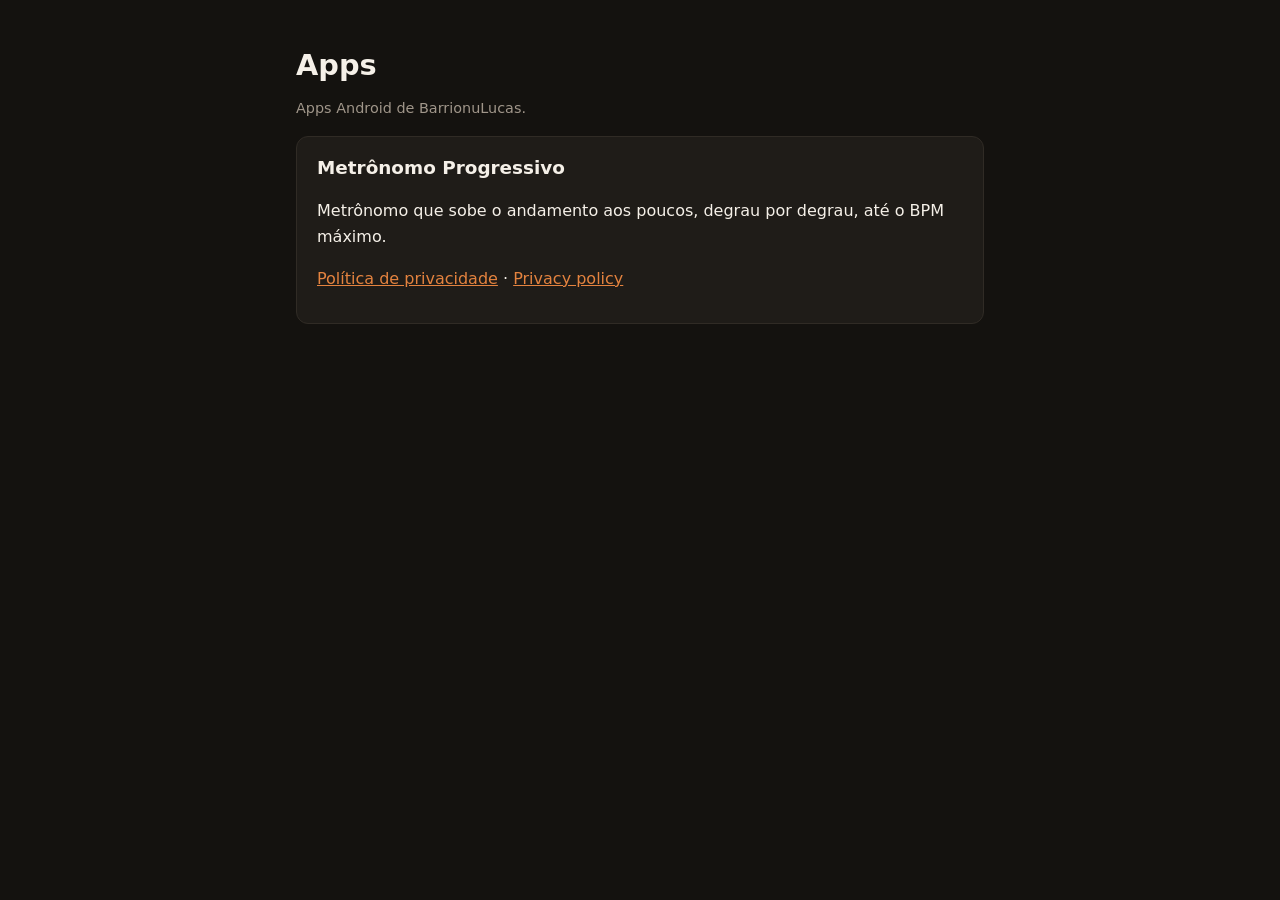
<file: index.html>
<!doctype html>
<html lang="pt-BR">
<head>
  <meta charset="utf-8">
  <meta name="viewport" content="width=device-width, initial-scale=1">
  <title>BarrionuLucas · Apps</title>
  <link rel="stylesheet" href="style.css">
</head>
<body>
<main>
  <h1>Apps</h1>
  <p class="muted">Apps Android de BarrionuLucas.</p>

  <div class="card">
    <h2>Metrônomo Progressivo</h2>
    <p>Metrônomo que sobe o andamento aos poucos, degrau por degrau, até o BPM máximo.</p>
    <p>
      <a href="privacidade.html">Política de privacidade</a> ·
      <a href="privacy.html">Privacy policy</a>
    </p>
  </div>
</main>
</body>
</html>
</file>
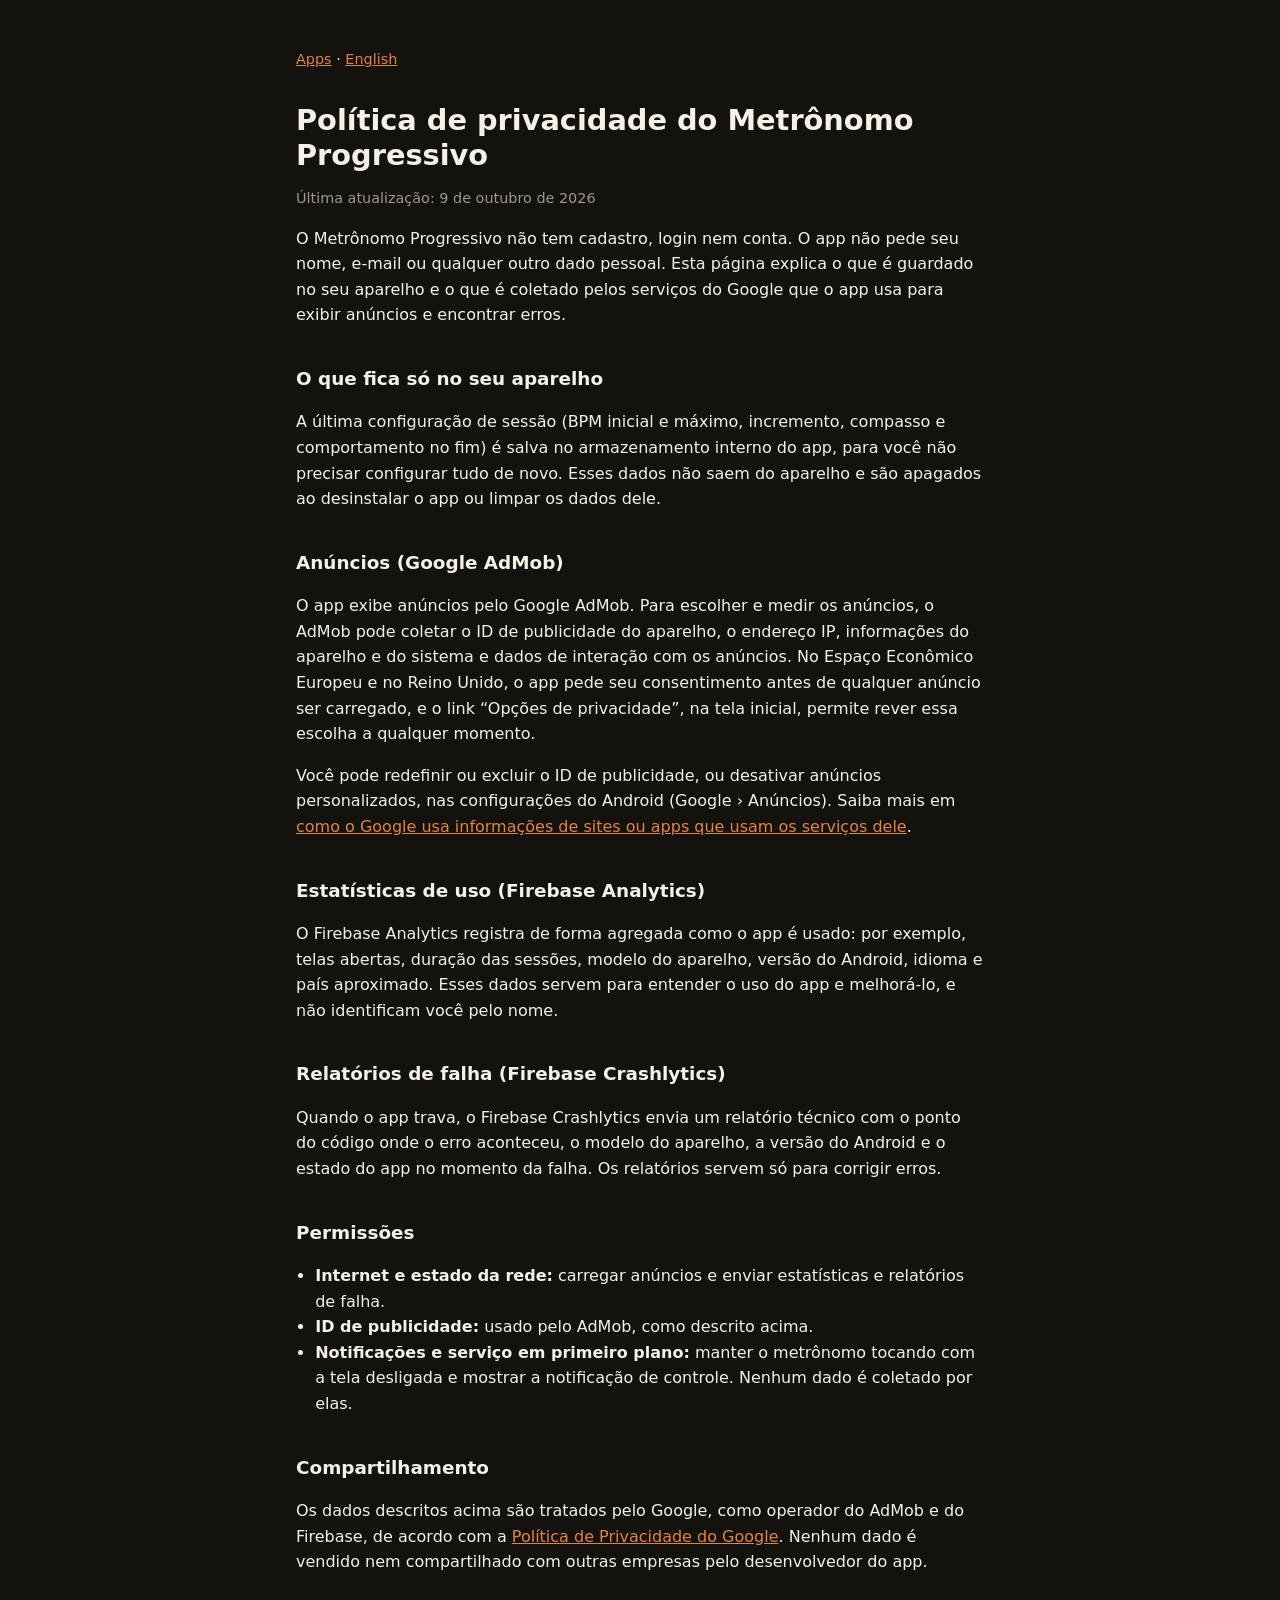
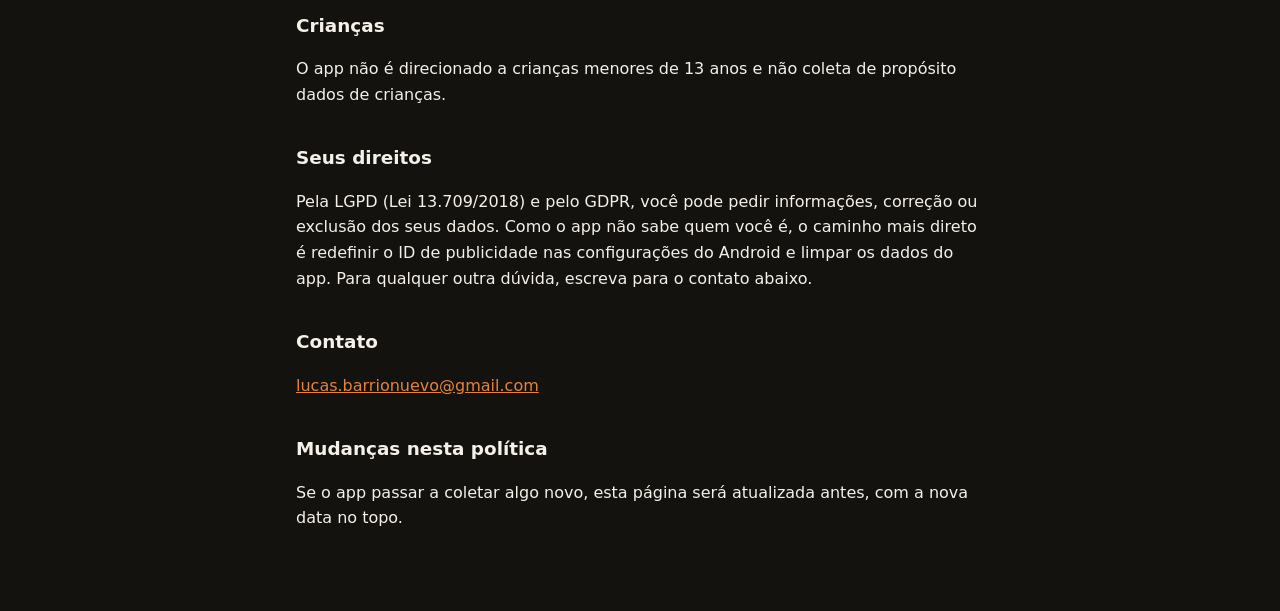
<file: privacidade.html>
<!doctype html>
<html lang="pt-BR">
<head>
  <meta charset="utf-8">
  <meta name="viewport" content="width=device-width, initial-scale=1">
  <title>Metrônomo · Privacidade</title>
  <link rel="stylesheet" href="style.css">
</head>
<body>
<main>
  <nav><a href="./">Apps</a> · <a href="privacy.html">English</a></nav>

  <h1>Política de privacidade do Metrônomo Progressivo</h1>
  <p class="muted">Última atualização: 9 de outubro de 2026</p>

  <p>
    O Metrônomo Progressivo não tem cadastro, login nem conta. O app não pede seu nome,
    e-mail ou qualquer outro dado pessoal. Esta página explica o que é guardado no seu
    aparelho e o que é coletado pelos serviços do Google que o app usa para exibir anúncios
    e encontrar erros.
  </p>

  <h2>O que fica só no seu aparelho</h2>
  <p>
    A última configuração de sessão (BPM inicial e máximo, incremento, compasso e
    comportamento no fim) é salva no armazenamento interno do app, para você não precisar
    configurar tudo de novo. Esses dados não saem do aparelho e são apagados ao desinstalar
    o app ou limpar os dados dele.
  </p>

  <h2>Anúncios (Google AdMob)</h2>
  <p>
    O app exibe anúncios pelo Google AdMob. Para escolher e medir os anúncios, o AdMob pode
    coletar o ID de publicidade do aparelho, o endereço IP, informações do aparelho e do
    sistema e dados de interação com os anúncios. No Espaço Econômico Europeu e no Reino
    Unido, o app pede seu consentimento antes de qualquer anúncio ser carregado, e o link
    “Opções de privacidade”, na tela inicial, permite rever essa escolha a qualquer momento.
  </p>
  <p>
    Você pode redefinir ou excluir o ID de publicidade, ou desativar anúncios
    personalizados, nas configurações do Android (Google › Anúncios). Saiba mais em
    <a href="https://policies.google.com/technologies/partner-sites">como o Google usa
    informações de sites ou apps que usam os serviços dele</a>.
  </p>

  <h2>Estatísticas de uso (Firebase Analytics)</h2>
  <p>
    O Firebase Analytics registra de forma agregada como o app é usado: por exemplo, telas
    abertas, duração das sessões, modelo do aparelho, versão do Android, idioma e país
    aproximado. Esses dados servem para entender o uso do app e melhorá-lo, e não
    identificam você pelo nome.
  </p>

  <h2>Relatórios de falha (Firebase Crashlytics)</h2>
  <p>
    Quando o app trava, o Firebase Crashlytics envia um relatório técnico com o ponto do
    código onde o erro aconteceu, o modelo do aparelho, a versão do Android e o estado do
    app no momento da falha. Os relatórios servem só para corrigir erros.
  </p>

  <h2>Permissões</h2>
  <ul>
    <li><strong>Internet e estado da rede:</strong> carregar anúncios e enviar estatísticas e relatórios de falha.</li>
    <li><strong>ID de publicidade:</strong> usado pelo AdMob, como descrito acima.</li>
    <li><strong>Notificações e serviço em primeiro plano:</strong> manter o metrônomo tocando com a tela desligada e mostrar a notificação de controle. Nenhum dado é coletado por elas.</li>
  </ul>

  <h2>Compartilhamento</h2>
  <p>
    Os dados descritos acima são tratados pelo Google, como operador do AdMob e do Firebase,
    de acordo com a <a href="https://policies.google.com/privacy">Política de Privacidade do
    Google</a>. Nenhum dado é vendido nem compartilhado com outras empresas pelo
    desenvolvedor do app.
  </p>

  <h2>Crianças</h2>
  <p>
    O app não é direcionado a crianças menores de 13 anos e não coleta de propósito dados
    de crianças.
  </p>

  <h2>Seus direitos</h2>
  <p>
    Pela LGPD (Lei 13.709/2018) e pelo GDPR, você pode pedir informações, correção ou
    exclusão dos seus dados. Como o app não sabe quem você é, o caminho mais direto é
    redefinir o ID de publicidade nas configurações do Android e limpar os dados do app.
    Para qualquer outra dúvida, escreva para o contato abaixo.
  </p>

  <h2>Contato</h2>
  <p><a href="mailto:lucas.barrionuevo@gmail.com">lucas.barrionuevo@gmail.com</a></p>

  <h2>Mudanças nesta política</h2>
  <p>
    Se o app passar a coletar algo novo, esta página será atualizada antes, com a nova data
    no topo.
  </p>
</main>
</body>
</html>
</file>
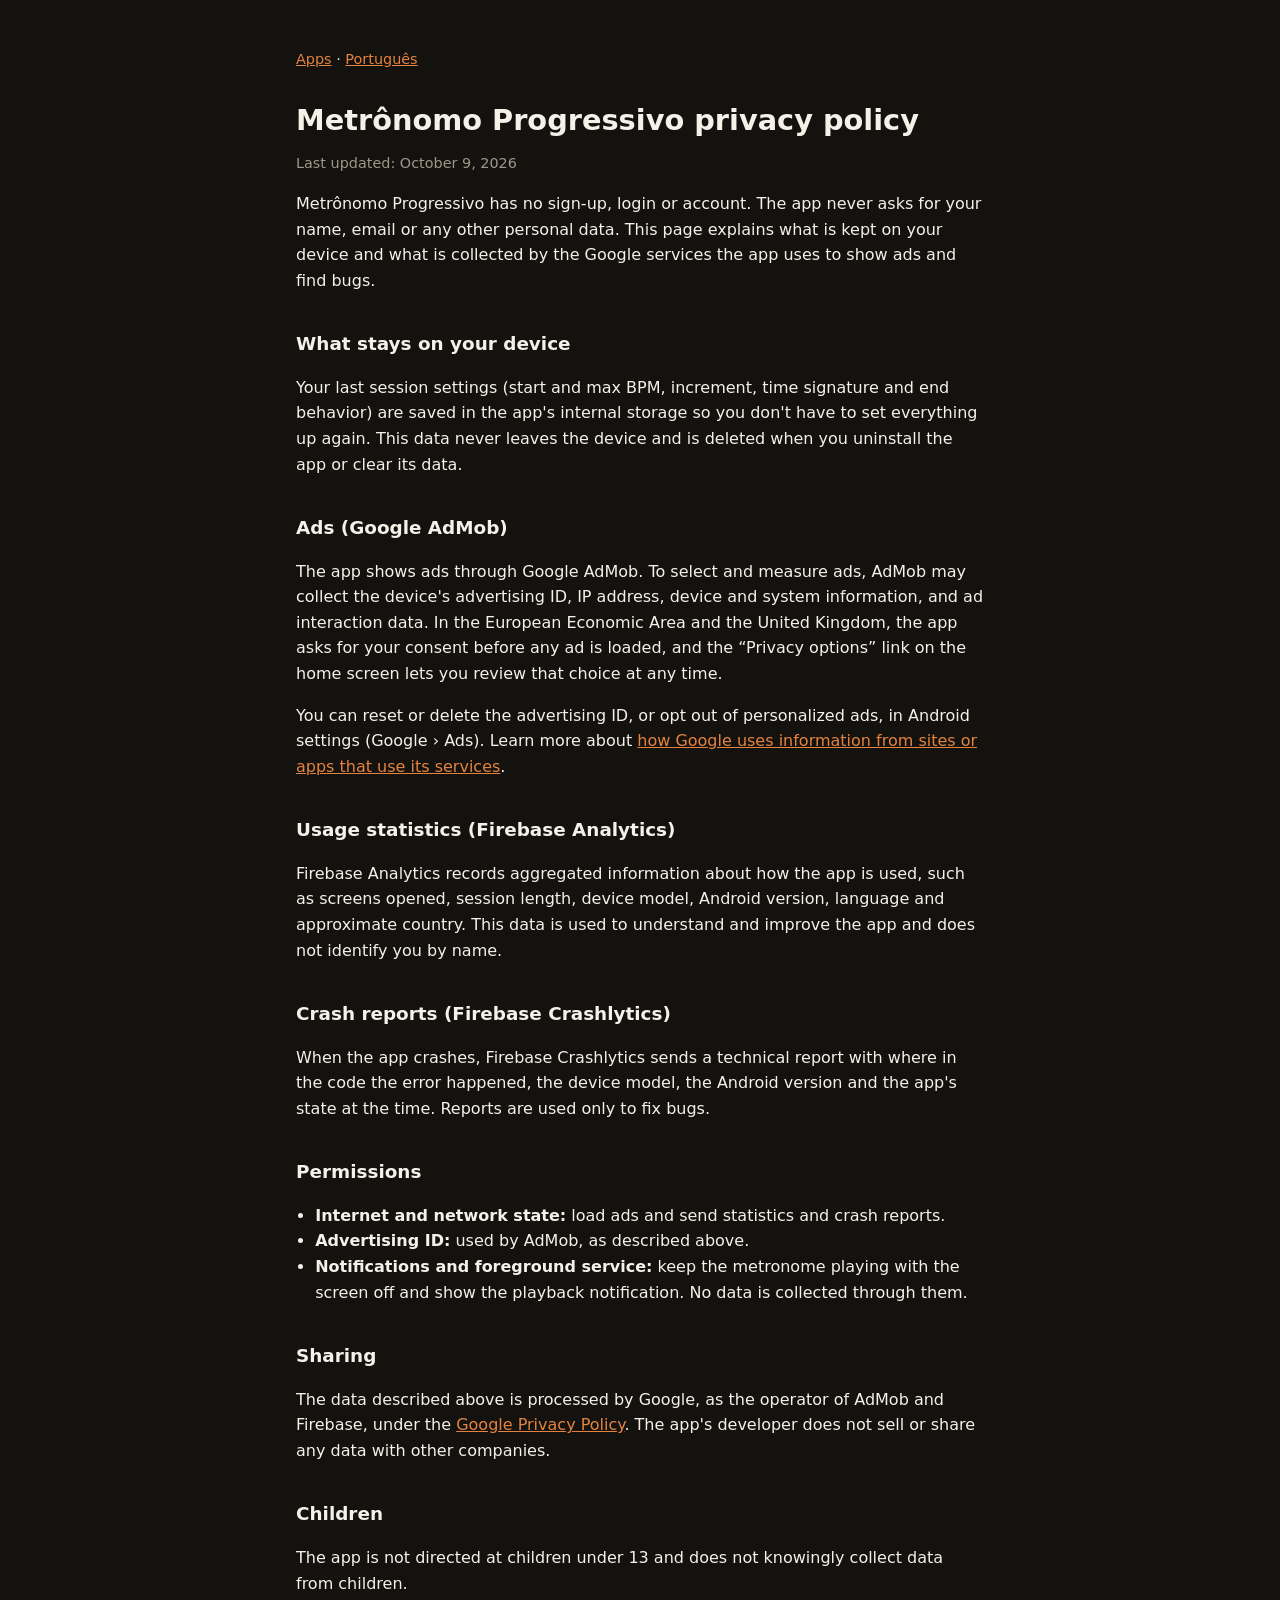
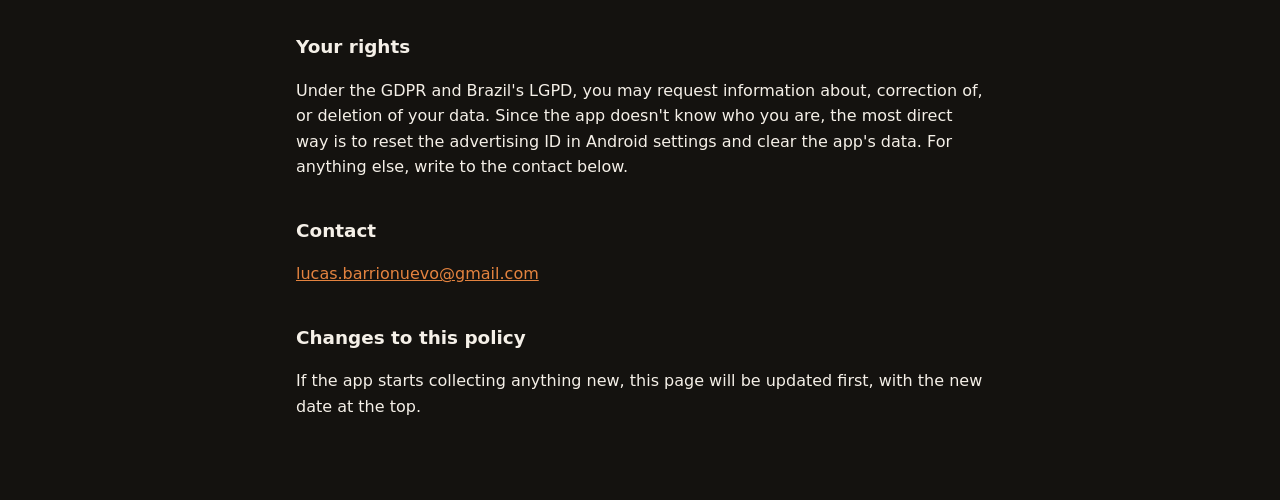
<file: privacy.html>
<!doctype html>
<html lang="en">
<head>
  <meta charset="utf-8">
  <meta name="viewport" content="width=device-width, initial-scale=1">
  <title>Metronome · Privacy</title>
  <link rel="stylesheet" href="style.css">
</head>
<body>
<main>
  <nav><a href="./">Apps</a> · <a href="privacidade.html">Português</a></nav>

  <h1>Metrônomo Progressivo privacy policy</h1>
  <p class="muted">Last updated: October 9, 2026</p>

  <p>
    Metrônomo Progressivo has no sign-up, login or account. The app never asks for your
    name, email or any other personal data. This page explains what is kept on your device
    and what is collected by the Google services the app uses to show ads and find bugs.
  </p>

  <h2>What stays on your device</h2>
  <p>
    Your last session settings (start and max BPM, increment, time signature and end
    behavior) are saved in the app's internal storage so you don't have to set everything
    up again. This data never leaves the device and is deleted when you uninstall the app
    or clear its data.
  </p>

  <h2>Ads (Google AdMob)</h2>
  <p>
    The app shows ads through Google AdMob. To select and measure ads, AdMob may collect the
    device's advertising ID, IP address, device and system information, and ad interaction
    data. In the European Economic Area and the United Kingdom, the app asks for your
    consent before any ad is loaded, and the “Privacy options” link on the home screen lets
    you review that choice at any time.
  </p>
  <p>
    You can reset or delete the advertising ID, or opt out of personalized ads, in Android
    settings (Google › Ads). Learn more about
    <a href="https://policies.google.com/technologies/partner-sites">how Google uses
    information from sites or apps that use its services</a>.
  </p>

  <h2>Usage statistics (Firebase Analytics)</h2>
  <p>
    Firebase Analytics records aggregated information about how the app is used, such as
    screens opened, session length, device model, Android version, language and approximate
    country. This data is used to understand and improve the app and does not identify you
    by name.
  </p>

  <h2>Crash reports (Firebase Crashlytics)</h2>
  <p>
    When the app crashes, Firebase Crashlytics sends a technical report with where in the
    code the error happened, the device model, the Android version and the app's state at
    the time. Reports are used only to fix bugs.
  </p>

  <h2>Permissions</h2>
  <ul>
    <li><strong>Internet and network state:</strong> load ads and send statistics and crash reports.</li>
    <li><strong>Advertising ID:</strong> used by AdMob, as described above.</li>
    <li><strong>Notifications and foreground service:</strong> keep the metronome playing with the screen off and show the playback notification. No data is collected through them.</li>
  </ul>

  <h2>Sharing</h2>
  <p>
    The data described above is processed by Google, as the operator of AdMob and Firebase,
    under the <a href="https://policies.google.com/privacy">Google Privacy Policy</a>. The
    app's developer does not sell or share any data with other companies.
  </p>

  <h2>Children</h2>
  <p>
    The app is not directed at children under 13 and does not knowingly collect data from
    children.
  </p>

  <h2>Your rights</h2>
  <p>
    Under the GDPR and Brazil's LGPD, you may request information about, correction of, or
    deletion of your data. Since the app doesn't know who you are, the most direct way is to
    reset the advertising ID in Android settings and clear the app's data. For anything
    else, write to the contact below.
  </p>

  <h2>Contact</h2>
  <p><a href="mailto:lucas.barrionuevo@gmail.com">lucas.barrionuevo@gmail.com</a></p>

  <h2>Changes to this policy</h2>
  <p>
    If the app starts collecting anything new, this page will be updated first, with the new
    date at the top.
  </p>
</main>
</body>
</html>
</file>
<file: style.css>
:root {
  --bg: #14120f;
  --surface: #1f1c18;
  --border: #302b25;
  --text: #f5f0e8;
  --muted: #a0968a;
  --accent: #e4833f;
}
* { box-sizing: border-box; }
body {
  margin: 0;
  background: var(--bg);
  color: var(--text);
  font: 16px/1.6 system-ui, -apple-system, "Segoe UI", Roboto, sans-serif;
}
main { max-width: 720px; margin: 0 auto; padding: 48px 16px 64px; }
h1 { font-size: 1.8rem; line-height: 1.2; margin: 0 0 8px; }
h2 { font-size: 1.15rem; margin: 36px 0 8px; }
p, li { color: var(--text); }
.muted { color: var(--muted); font-size: 0.9rem; }
a { color: var(--accent); }
ul { padding-left: 1.2rem; }
.card {
  background: var(--surface);
  border: 1px solid var(--border);
  border-radius: 12px;
  padding: 16px 20px;
  margin: 16px 0;
}
.card h2 { margin-top: 0; }
nav { margin-bottom: 32px; font-size: 0.9rem; }
</file>
